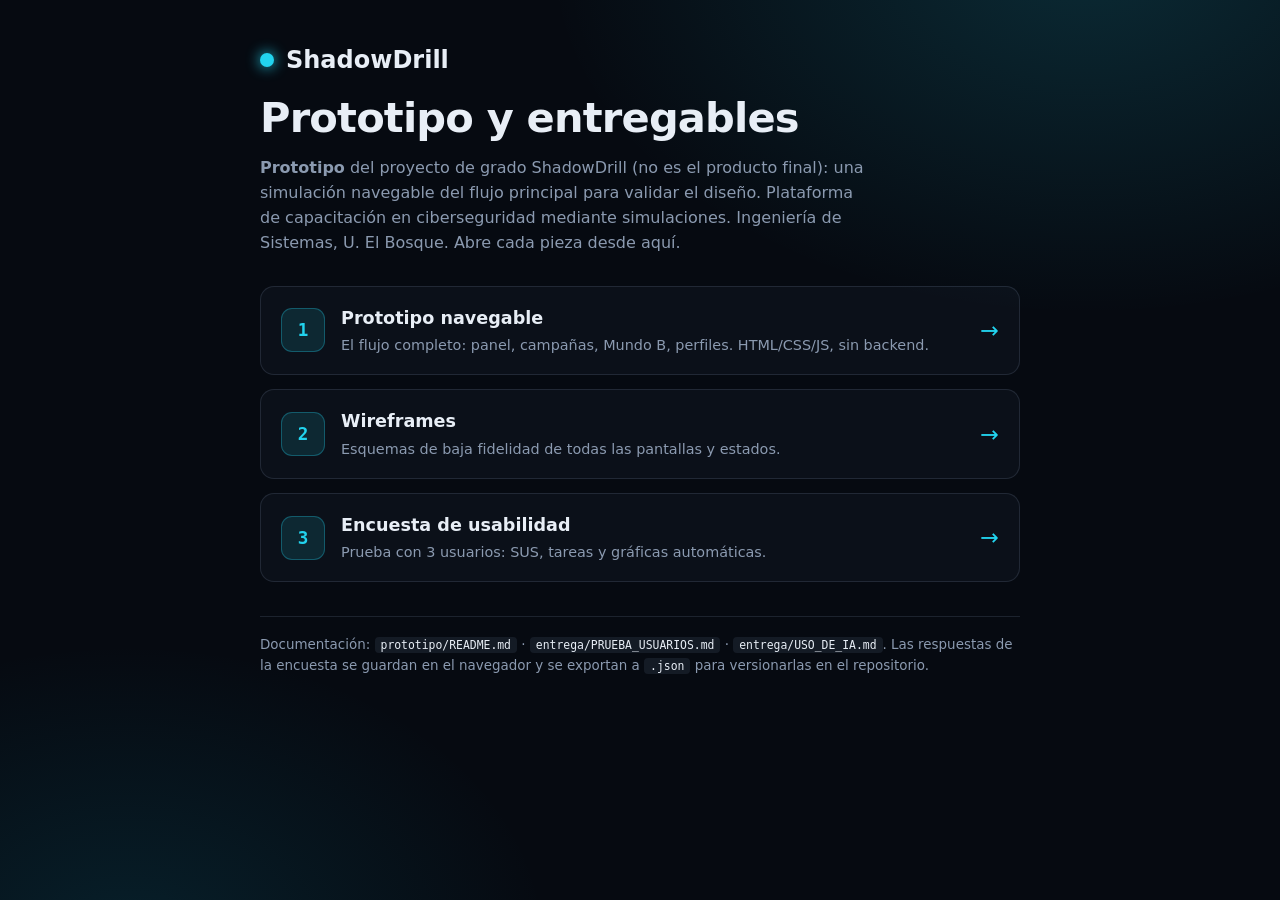
<file: index.html>
<!doctype html>
<html lang="es">
<head>
<meta charset="utf-8">
<meta name="viewport" content="width=device-width, initial-scale=1">
<title>ShadowDrill · Entregables</title>
<style>
  :root { --bg:#060a11; --tinta:#e8eef6; --sub:#8b9ab0; --linea:rgba(186,214,255,.12); --senal:#22d3ee; }
  * { box-sizing:border-box; }
  body { margin:0; min-height:100vh; background:
      radial-gradient(900px 600px at 85% -5%, rgba(34,211,238,.16), transparent 60%),
      radial-gradient(700px 500px at 10% 105%, rgba(14,165,198,.14), transparent 60%), var(--bg);
    color:var(--tinta); font:16px/1.55 system-ui,-apple-system,"Segoe UI",sans-serif; padding:48px 18px 80px; }
  .wrap { max-width:760px; margin:0 auto; }
  .marca { display:flex; align-items:center; gap:12px; margin-bottom:6px; }
  .marca b { font:800 1.5rem/1 "Bricolage Grotesque",system-ui,sans-serif; }
  .dot { width:14px; height:14px; border-radius:50%; background:var(--senal); box-shadow:0 0 14px var(--senal); }
  h1 { font-size:clamp(1.8rem,4vw,2.6rem); letter-spacing:-.02em; margin:14px 0 6px; }
  .lead { color:var(--sub); max-width:60ch; margin:0 0 30px; }
  .cards { display:grid; gap:14px; }
  a.card { display:grid; grid-template-columns:auto 1fr auto; align-items:center; gap:16px; text-decoration:none; color:inherit;
    border:1px solid var(--linea); border-radius:14px; padding:18px 20px; background:rgba(148,178,214,.04); transition:.2s; }
  a.card:hover { border-color:var(--senal); background:rgba(34,211,238,.06); transform:translateY(-2px); }
  .ico { width:44px; height:44px; display:grid; place-items:center; border-radius:11px; background:rgba(34,211,238,.12); border:1px solid rgba(34,211,238,.3); color:var(--senal); font:700 1.1rem ui-monospace,monospace; }
  .card h2 { margin:0 0 2px; font-size:1.1rem; }
  .card p { margin:0; color:var(--sub); font-size:.9rem; }
  .flecha { color:var(--senal); font-size:1.4rem; }
  .pie { margin-top:34px; color:var(--sub); font-size:.84rem; border-top:1px solid var(--linea); padding-top:18px; }
  .pie code { color:var(--tinta); background:rgba(148,178,214,.1); padding:1px 6px; border-radius:4px; font-size:.85em; }
</style>
</head>
<body>
<div class="wrap">
  <div class="marca"><span class="dot"></span><b>ShadowDrill</b></div>
  <h1>Prototipo y entregables</h1>
  <p class="lead"><strong>Prototipo</strong> del proyecto de grado ShadowDrill (no es el producto final): una simulación navegable del flujo principal para validar el diseño. Plataforma de capacitación en ciberseguridad mediante simulaciones. Ingeniería de Sistemas, U. El Bosque. Abre cada pieza desde aquí.</p>

  <div class="cards">
    <a class="card" href="prototipo/v1/index.html">
      <span class="ico">1</span>
      <span><h2>Prototipo navegable</h2><p>El flujo completo: panel, campañas, Mundo B, perfiles. HTML/CSS/JS, sin backend.</p></span>
      <span class="flecha">→</span>
    </a>
    <a class="card" href="prototipo/mockup/wireframes.html">
      <span class="ico">2</span>
      <span><h2>Wireframes</h2><p>Esquemas de baja fidelidad de todas las pantallas y estados.</p></span>
      <span class="flecha">→</span>
    </a>
    <a class="card" href="entrega/encuesta.html">
      <span class="ico">3</span>
      <span><h2>Encuesta de usabilidad</h2><p>Prueba con 3 usuarios: SUS, tareas y gráficas automáticas.</p></span>
      <span class="flecha">→</span>
    </a>
  </div>

  <p class="pie">Documentación: <code>prototipo/README.md</code> · <code>entrega/PRUEBA_USUARIOS.md</code> · <code>entrega/USO_DE_IA.md</code>. Las respuestas de la encuesta se guardan en el navegador y se exportan a <code>.json</code> para versionarlas en el repositorio.</p>
</div>
</body>
</html>
</file>
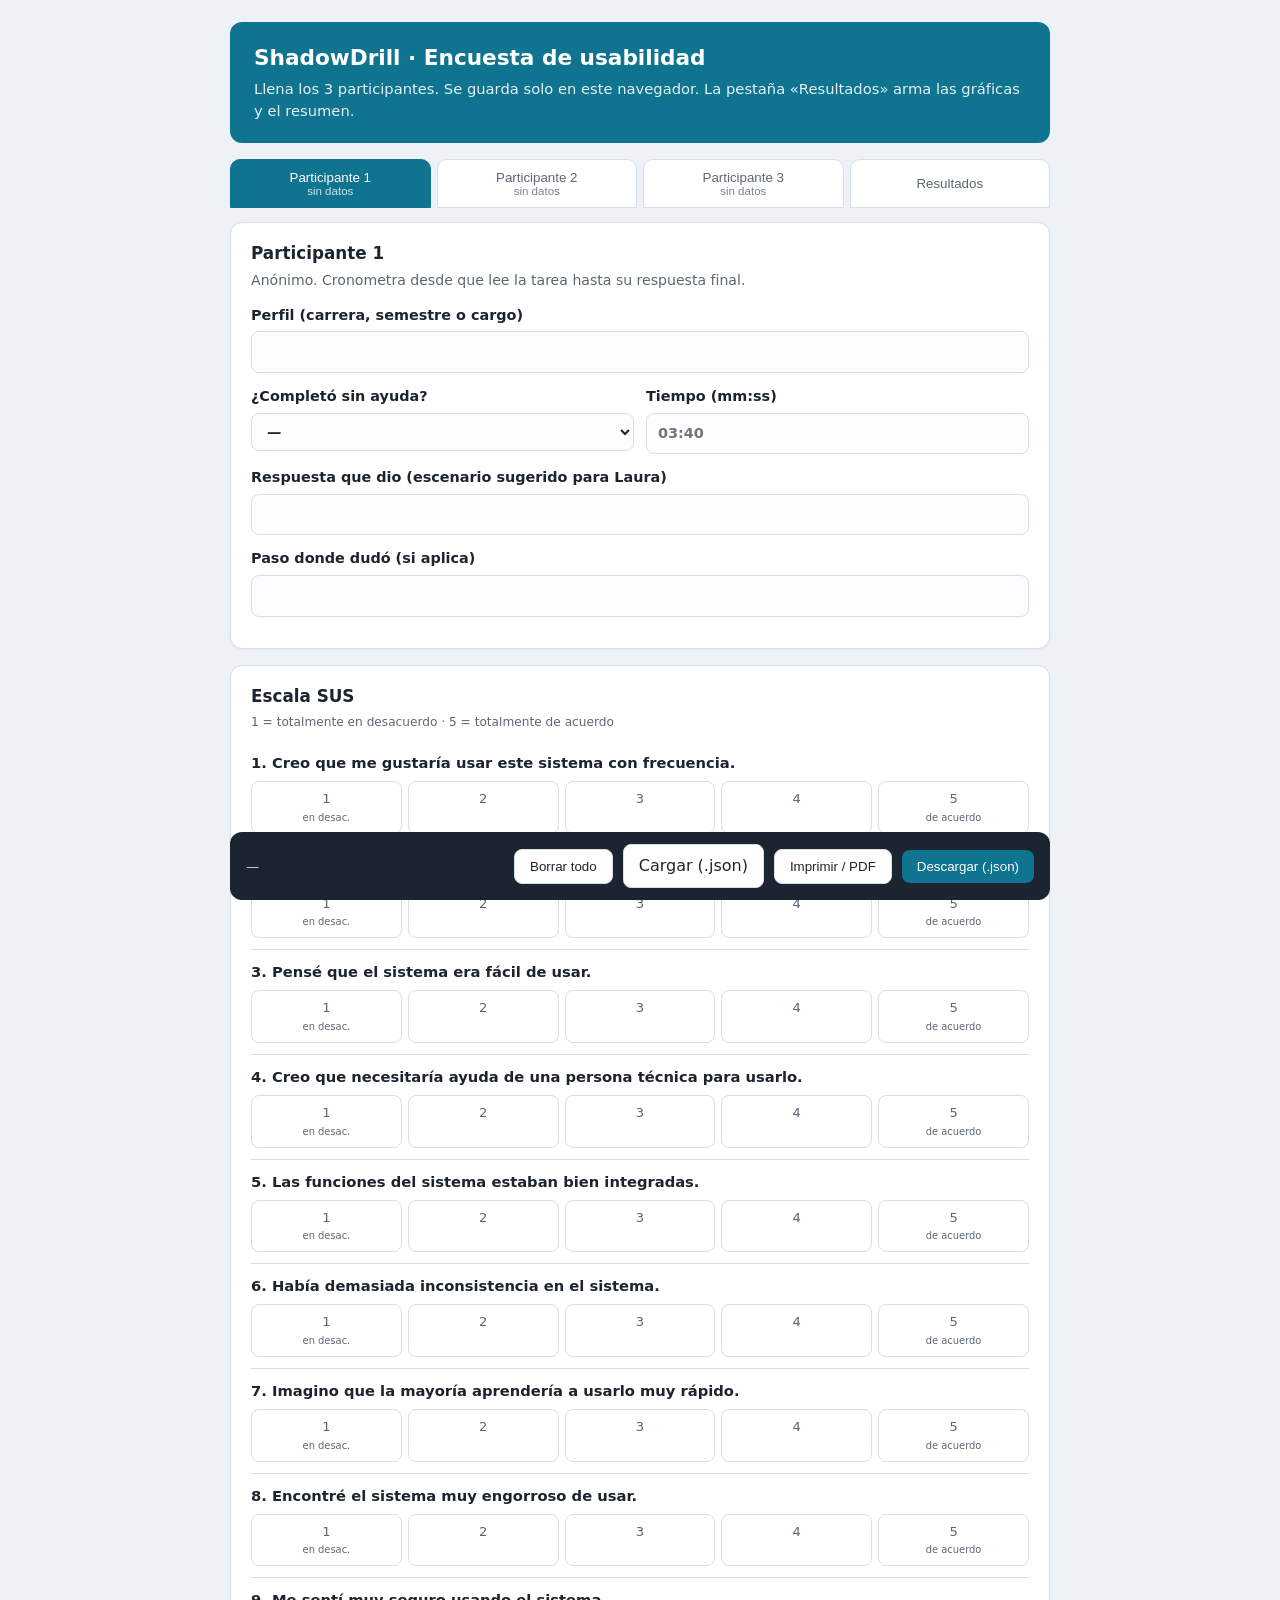
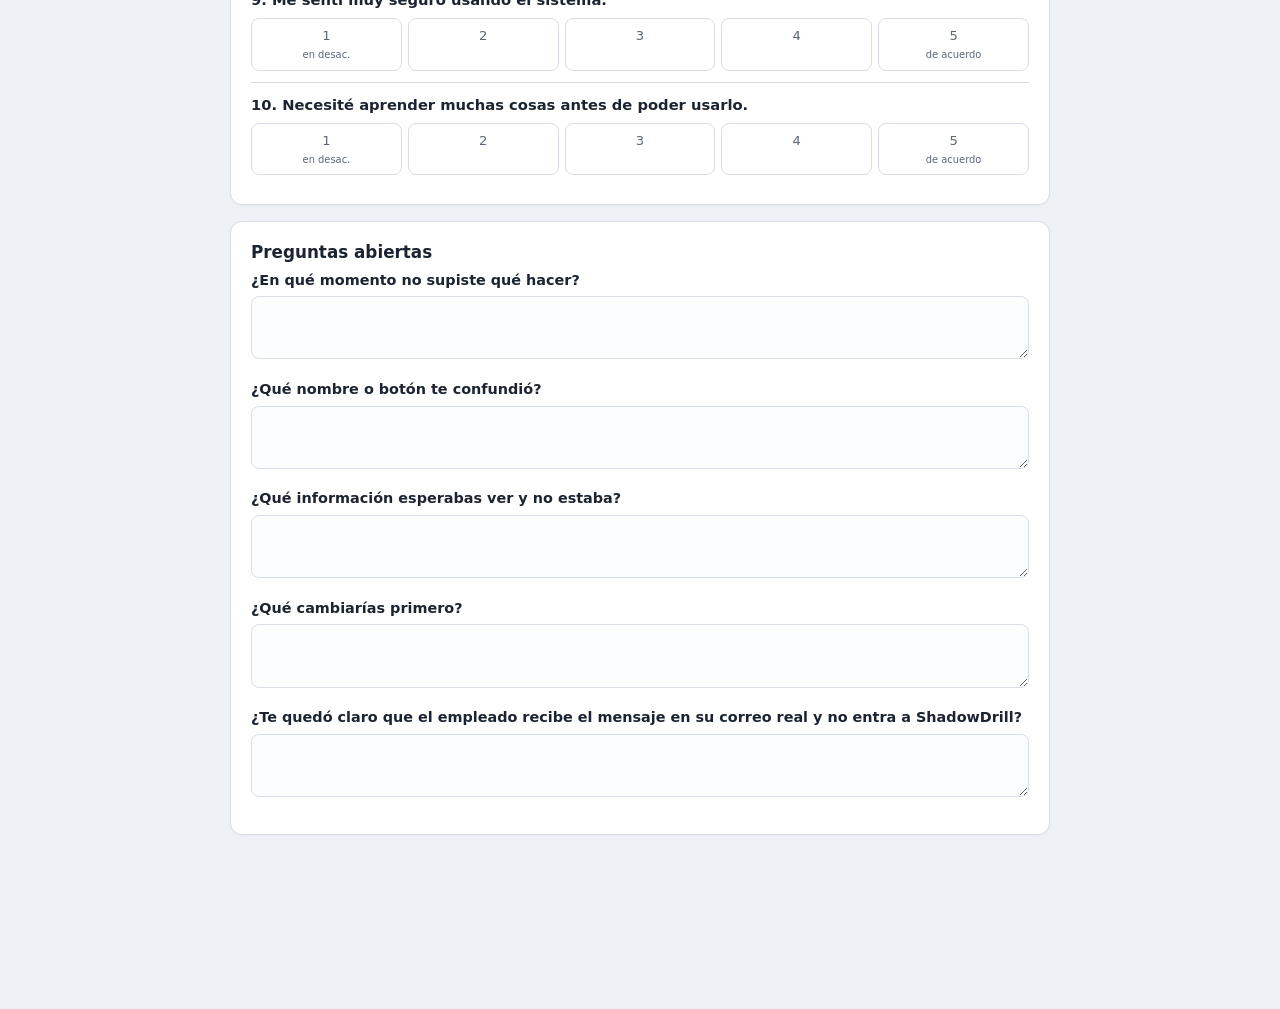
<file: entrega/encuesta.html>
<!doctype html>
<html lang="es">
<head>
<meta charset="utf-8">
<meta name="viewport" content="width=device-width, initial-scale=1">
<title>ShadowDrill · Encuesta de usabilidad (3 usuarios)</title>
<style>
  :root { --tinta:#1b2430; --sub:#5b6676; --linea:#d8dee6; --marca:#0e7490; --marca2:#38bdf8; --ok:#10845a; --mal:#c23b3b; --bg:#eef1f5; }
  * { box-sizing:border-box; }
  body { margin:0; background:var(--bg); color:var(--tinta); font:16px/1.5 system-ui,-apple-system,"Segoe UI",sans-serif; padding:22px 14px 90px; }
  .hoja { max-width:820px; margin:0 auto; }
  header.cab { background:var(--marca); color:#fff; border-radius:12px; padding:20px 24px; margin-bottom:16px; }
  header.cab h1 { margin:0 0 4px; font-size:1.35rem; }
  header.cab p { margin:0; opacity:.9; font-size:.92rem; }
  .tabs { display:flex; gap:6px; margin-bottom:14px; flex-wrap:wrap; }
  .tab { flex:1; min-width:120px; border:1px solid var(--linea); background:#fff; border-radius:10px 10px 0 0; padding:10px; font:600 .9rem inherit; cursor:pointer; color:var(--sub); }
  .tab.activo { background:var(--marca); color:#fff; border-color:var(--marca); }
  .tab small { display:block; font-weight:400; font-size:.72rem; opacity:.8; }
  section { background:#fff; border:1px solid var(--linea); border-radius:12px; padding:18px 20px; box-shadow:0 1px 2px rgba(0,0,0,.04); margin-bottom:16px; }
  section h2 { margin:0 0 4px; font-size:1.05rem; }
  section .ayuda { margin:0 0 14px; color:var(--sub); font-size:.88rem; }
  label.campo { display:block; margin-bottom:13px; font-weight:600; font-size:.9rem; }
  label.campo input, label.campo select, label.campo textarea { width:100%; margin-top:5px; padding:9px 11px; border:1px solid var(--linea); border-radius:8px; font:inherit; color:var(--tinta); background:#fcfdfe; }
  label.campo input:focus, label.campo select:focus, label.campo textarea:focus { outline:none; border-color:var(--marca); box-shadow:0 0 0 3px rgba(14,116,144,.15); }
  textarea { resize:vertical; min-height:54px; }
  .fila { display:grid; grid-template-columns:1fr 1fr; gap:12px; }
  .sus-item { padding:11px 0; border-top:1px solid var(--linea); }
  .sus-item:first-of-type { border-top:0; }
  .sus-item p { margin:0 0 7px; font-weight:600; font-size:.92rem; }
  .escala { display:flex; gap:6px; flex-wrap:wrap; }
  .escala label { flex:1; min-width:48px; text-align:center; border:1px solid var(--linea); border-radius:8px; padding:7px 4px; cursor:pointer; font-size:.82rem; color:var(--sub); }
  .escala input { position:absolute; opacity:0; }
  .escala label:has(input:checked) { background:var(--marca); border-color:var(--marca); color:#fff; }
  .escala small { display:block; font-size:.62rem; margin-top:2px; }
  .leyenda-escala { font-size:.76rem; color:var(--sub); margin:0 0 10px; }
  .panel { display:none; } .panel.activo { display:block; }
  /* resultados */
  .kpis { display:grid; grid-template-columns:repeat(3,1fr); gap:12px; margin-bottom:6px; }
  .kpi { border:1px solid var(--linea); border-radius:10px; padding:14px; text-align:center; }
  .kpi b { display:block; font-size:1.8rem; color:var(--marca); line-height:1.1; }
  .kpi.meta-ok b { color:var(--ok); } .kpi.meta-no b { color:var(--mal); }
  .kpi span { font-size:.78rem; color:var(--sub); }
  .graf { margin-top:14px; }
  .graf h3 { font-size:.92rem; margin:0 0 8px; }
  .bars { display:grid; gap:8px; }
  .bar-row { display:grid; grid-template-columns:120px 1fr 46px; align-items:center; gap:10px; font-size:.84rem; }
  .bar-track { height:18px; background:#eef1f5; border-radius:4px; overflow:hidden; }
  .bar-fill { height:100%; background:var(--marca); border-radius:4px; }
  .bar-row b { text-align:right; font-variant-numeric:tabular-nums; }
  .item-row { grid-template-columns:1fr 90px 36px; }
  .item-row .bar-track { background:#f3d6d6; } .item-row .bar-fill { background:var(--ok); }
  .lista-ab { font-size:.86rem; }
  .lista-ab li { margin-bottom:6px; }
  .lista-ab b { color:var(--sub); font-weight:600; }
  .acc { position:sticky; bottom:0; margin-top:4px; background:var(--tinta); color:#fff; border-radius:12px; padding:12px 16px; display:flex; gap:10px; flex-wrap:wrap; align-items:center; justify-content:flex-end; }
  .acc .estado { margin-right:auto; font-size:.82rem; opacity:.85; }
  .btn { border:0; border-radius:8px; padding:9px 15px; font:600 .9rem inherit; cursor:pointer; }
  .btn-1 { background:var(--marca); color:#fff; } .btn-2 { background:#fff; color:var(--tinta); border:1px solid var(--linea); }
  @media print { body { background:#fff; padding:0; } .tabs,.acc,.btn { display:none; } .panel { display:block !important; } section { break-inside:avoid; box-shadow:none; } .no-print { display:none; } }
</style>
</head>
<body>
<div class="hoja">
  <header class="cab">
    <h1>ShadowDrill · Encuesta de usabilidad</h1>
    <p>Llena los 3 participantes. Se guarda solo en este navegador. La pestaña «Resultados» arma las gráficas y el resumen.</p>
  </header>

  <div class="tabs" id="tabs">
    <button class="tab activo" data-tab="0">Participante 1<small>sin datos</small></button>
    <button class="tab" data-tab="1">Participante 2<small>sin datos</small></button>
    <button class="tab" data-tab="2">Participante 3<small>sin datos</small></button>
    <button class="tab" data-tab="r">Resultados</button>
  </div>

  <form id="participantes"></form>

  <div class="panel" id="panel-r">
    <section>
      <h2>Resumen</h2>
      <p class="ayuda">Se calcula con lo que escribiste. La meta del proyecto es SUS promedio ≥ 70.</p>
      <div class="kpis" id="kpis"></div>
    </section>
    <section>
      <div class="graf"><h3>Puntaje SUS por participante (0–100, meta 70)</h3><div class="bars" id="g-sus"></div></div>
      <div class="graf"><h3>Aporte promedio por pregunta SUS (0–4; barras bajas = puntos débiles)</h3><div class="bars" id="g-items"></div></div>
    </section>
    <section>
      <h2>Dónde dudaron y qué cambiarían</h2>
      <ul class="lista-ab" id="abiertas"></ul>
    </section>
  </div>

  <div class="acc">
    <span class="estado" id="estado">—</span>
    <button type="button" class="btn btn-2" id="limpiar">Borrar todo</button>
    <label class="btn btn-2" style="cursor:pointer">Cargar (.json)<input type="file" id="cargar-json" accept="application/json,.json" hidden></label>
    <button type="button" class="btn btn-2" id="imprimir">Imprimir / PDF</button>
    <button type="button" class="btn btn-1" id="descargar">Descargar (.json)</button>
  </div>
</div>

<script>
  const SUS = [
    'Creo que me gustaría usar este sistema con frecuencia.',
    'Encontré el sistema innecesariamente complejo.',
    'Pensé que el sistema era fácil de usar.',
    'Creo que necesitaría ayuda de una persona técnica para usarlo.',
    'Las funciones del sistema estaban bien integradas.',
    'Había demasiada inconsistencia en el sistema.',
    'Imagino que la mayoría aprendería a usarlo muy rápido.',
    'Encontré el sistema muy engorroso de usar.',
    'Me sentí muy seguro usando el sistema.',
    'Necesité aprender muchas cosas antes de poder usarlo.'
  ];
  const Q = [
    ['q1', '¿En qué momento no supiste qué hacer?'],
    ['q2', '¿Qué nombre o botón te confundió?'],
    ['q3', '¿Qué información esperabas ver y no estaba?'],
    ['q4', '¿Qué cambiarías primero?'],
    ['q5', '¿Te quedó claro que el empleado recibe el mensaje en su correo real y no entra a ShadowDrill?']
  ];
  const CLAVE = 'shadowdrill-encuesta-3';
  const cont = document.getElementById('participantes');

  // --- construir los 3 paneles de participante ---
  for (let p = 0; p < 3; p++) {
    const susHtml = SUS.map((t, i) => {
      const n = i + 1;
      const opts = [1,2,3,4,5].map(v => `<label><input type="radio" name="p${p}_sus${n}" value="${v}"><span>${v}${v===1?'<small>en desac.</small>':v===5?'<small>de acuerdo</small>':''}</span></label>`).join('');
      return `<div class="sus-item"><p>${n}. ${t}</p><div class="escala">${opts}</div></div>`;
    }).join('');
    const abHtml = Q.map(([k, t]) => `<label class="campo">${t}<textarea name="p${p}_${k}"></textarea></label>`).join('');
    cont.insertAdjacentHTML('beforeend', `
      <div class="panel ${p===0?'activo':''}" id="panel-${p}">
        <section>
          <h2>Participante ${p+1}</h2>
          <p class="ayuda">Anónimo. Cronometra desde que lee la tarea hasta su respuesta final.</p>
          <label class="campo">Perfil (carrera, semestre o cargo)<input type="text" name="p${p}_perfil"></label>
          <div class="fila">
            <label class="campo">¿Completó sin ayuda?<select name="p${p}_completo"><option value="">—</option><option>Sí</option><option>No</option></select></label>
            <label class="campo">Tiempo (mm:ss)<input type="text" name="p${p}_tiempo" placeholder="03:40"></label>
          </div>
          <label class="campo">Respuesta que dio (escenario sugerido para Laura)<input type="text" name="p${p}_respuesta"></label>
          <label class="campo">Paso donde dudó (si aplica)<input type="text" name="p${p}_paso"></label>
        </section>
        <section>
          <h2>Escala SUS</h2>
          <p class="leyenda-escala">1 = totalmente en desacuerdo · 5 = totalmente de acuerdo</p>
          ${susHtml}
        </section>
        <section><h2>Preguntas abiertas</h2>${abHtml}</section>
      </div>`);
  }

  const f = document.getElementById('participantes');
  const val = n => (f.elements[n] ? f.elements[n].value : '');
  const susP = p => {
    let s = 0;
    for (let i = 1; i <= 10; i++) {
      const el = f.elements[`p${p}_sus${i}`];
      const v = +(el ? el.value : 0);
      if (!v) return null;
      s += (i % 2 === 1) ? v - 1 : 5 - v;
    }
    return s; // 0..40
  };
  const seg = t => { const m = /^(\d+):(\d{1,2})$/.exec((t||'').trim()); return m ? +m[1]*60 + +m[2] : null; };
  const mmss = s => `${Math.floor(s/60)}:${String(Math.round(s%60)).padStart(2,'0')}`;

  // --- pestañas ---
  document.getElementById('tabs').addEventListener('click', e => {
    const b = e.target.closest('.tab'); if (!b) return;
    document.querySelectorAll('.tab').forEach(x => x.classList.toggle('activo', x === b));
    document.querySelectorAll('.panel').forEach(x => x.classList.remove('activo'));
    document.getElementById('panel-' + b.dataset.tab).classList.add('activo');
    if (b.dataset.tab === 'r') render();
  });

  // --- persistencia ---
  function guardar() {
    const o = {};
    new FormData(f).forEach((v, k) => o[k] = v);
    try { localStorage.setItem(CLAVE, JSON.stringify(o)); } catch(e) {}
    marcarTabs();
    document.getElementById('estado').textContent = 'Guardado ' + new Date().toLocaleTimeString();
  }
  function cargar() {
    let o; try { o = JSON.parse(localStorage.getItem(CLAVE) || 'null'); } catch(e) {}
    if (!o) return;
    for (const k in o) { const el = f.elements[k]; if (!el) continue;
      if (el.length && el[0] && el[0].type === 'radio') { [...el].forEach(r => r.checked = r.value === o[k]); }
      else el.value = o[k];
    }
  }
  function marcarTabs() {
    for (let p = 0; p < 3; p++) {
      const sus = susP(p), comp = val(`p${p}_completo`);
      const t = document.querySelector(`.tab[data-tab="${p}"] small`);
      t.textContent = sus !== null ? `SUS ${Math.round(sus*2.5)}${comp?' · '+comp:''}` : (val(`p${p}_perfil`) ? 'incompleto' : 'sin datos');
    }
  }
  f.addEventListener('input', guardar);
  f.addEventListener('change', guardar);

  // --- resultados ---
  function barra(label, v, max, suf, cls='') {
    const pct = Math.max(0, Math.min(100, v/max*100));
    return `<div class="bar-row ${cls}"><span>${label}</span><div class="bar-track"><div class="bar-fill" style="width:${pct}%"></div></div><b>${suf}</b></div>`;
  }
  function render() {
    const sus = [0,1,2].map(susP);
    const validos = sus.filter(x => x !== null).map(x => x*2.5);
    const prom = validos.length ? Math.round(validos.reduce((a,b)=>a+b,0)/validos.length) : null;
    const comp = [0,1,2].filter(p => val(`p${p}_completo`) === 'Sí').length;
    const compTot = [0,1,2].filter(p => ['Sí','No'].includes(val(`p${p}_completo`))).length;
    const tiempos = [0,1,2].map(p => seg(val(`p${p}_tiempo`))).filter(x => x !== null);
    const tProm = tiempos.length ? mmss(tiempos.reduce((a,b)=>a+b,0)/tiempos.length) : '—';

    document.getElementById('kpis').innerHTML =
      `<div class="kpi ${prom===null?'':prom>=70?'meta-ok':'meta-no'}"><b>${prom===null?'—':prom}</b><span>SUS promedio${prom===null?'':prom>=70?' · cumple ≥70':' · bajo 70'}</span></div>
       <div class="kpi"><b>${comp}/${compTot||3}</b><span>completaron sin ayuda</span></div>
       <div class="kpi"><b>${tProm}</b><span>tiempo promedio</span></div>`;

    document.getElementById('g-sus').innerHTML = [0,1,2].map(p => {
      const s = susP(p); const nom = val(`p${p}_perfil`) || ('Participante '+(p+1));
      return barra(nom.slice(0,16), s===null?0:s*2.5, 100, s===null?'—':Math.round(s*2.5));
    }).join('') + `<div class="bar-row"><span style="color:var(--mal);font-size:.78rem">Meta</span><div class="bar-track" style="background:none"><div style="width:70%;border-right:2px dashed var(--mal);height:18px"></div></div><b>70</b></div>`;

    // aporte promedio por pregunta (0..4). impares v-1, pares 5-v.
    document.getElementById('g-items').innerHTML = SUS.map((t, i) => {
      const n = i+1; const aportes = [0,1,2].map(p => { const v=+(f.elements[`p${p}_sus${n}`]?.value||0); return v?(n%2===1?v-1:5-v):null; }).filter(x=>x!==null);
      const m = aportes.length ? aportes.reduce((a,b)=>a+b,0)/aportes.length : 0;
      return barra(`${n}. ${t.slice(0,34)}…`, m, 4, m?m.toFixed(1):'—', 'item-row');
    }).join('');

    const ab = Q.map(([k,t]) => {
      const r = [0,1,2].map(p => val(`p${p}_${k}`).trim()).filter(Boolean);
      return r.length ? `<li><b>${t}</b><ul>${r.map(x=>`<li>${x}</li>`).join('')}</ul></li>` : '';
    }).join('');
    document.getElementById('abiertas').innerHTML = ab || '<li class="ayuda">Aún no hay respuestas abiertas.</li>';
  }

  document.getElementById('descargar').addEventListener('click', () => {
    const data = { participantes: [0,1,2].map(p => {
      const o = { perfil: val(`p${p}_perfil`), completo: val(`p${p}_completo`), tiempo: val(`p${p}_tiempo`), respuesta: val(`p${p}_respuesta`), paso: val(`p${p}_paso`), sus: susP(p)!==null?susP(p)*2.5:null };
      for (let i=1;i<=10;i++) o['sus'+i] = +(f.elements[`p${p}_sus${i}`]?.value||0) || null;
      Q.forEach(([k])=>o[k]=val(`p${p}_${k}`));
      return o;
    }), fecha: new Date().toISOString() };
    const a = document.createElement('a');
    a.href = URL.createObjectURL(new Blob([JSON.stringify(data,null,2)], {type:'application/json'}));
    a.download = 'encuesta-shadowdrill-3usuarios.json'; a.click();
  });
  // Cargar un respuestas.json (el que produce «Descargar») de vuelta al formulario.
  function importar(data) {
    const ps = data && data.participantes;
    if (!Array.isArray(ps)) { alert('El archivo no tiene el formato esperado (participantes[]).'); return; }
    const set = (n, v) => { const el = f.elements[n]; if (!el || v == null || v === '') return;
      if (el.length && el[0] && el[0].type === 'radio') [...el].forEach(r => r.checked = String(r.value) === String(v)); else el.value = v; };
    ps.slice(0, 3).forEach((o, p) => {
      ['perfil','completo','tiempo','respuesta','paso'].forEach(k => set(`p${p}_${k}`, o[k]));
      for (let i = 1; i <= 10; i++) set(`p${p}_sus${i}`, o['sus' + i]);
      Q.forEach(([k]) => set(`p${p}_${k}`, o[k]));
    });
    guardar(); render();
    document.querySelector('.tab[data-tab="r"]').click();
  }
  document.getElementById('cargar-json').addEventListener('change', e => {
    const file = e.target.files[0]; if (!file) return;
    const r = new FileReader();
    r.onload = () => { try { importar(JSON.parse(r.result)); } catch (err) { alert('No se pudo leer el JSON: ' + err.message); } };
    r.readAsText(file); e.target.value = '';
  });
  document.getElementById('imprimir').addEventListener('click', () => { render(); window.print(); });
  document.getElementById('limpiar').addEventListener('click', () => {
    if (!confirm('¿Borrar las respuestas de los 3 participantes?')) return;
    try { localStorage.removeItem(CLAVE); } catch(e) {}
    f.reset(); marcarTabs(); document.getElementById('estado').textContent = 'Borrado';
  });

  cargar(); marcarTabs();
</script>
</body>
</html>
</file>
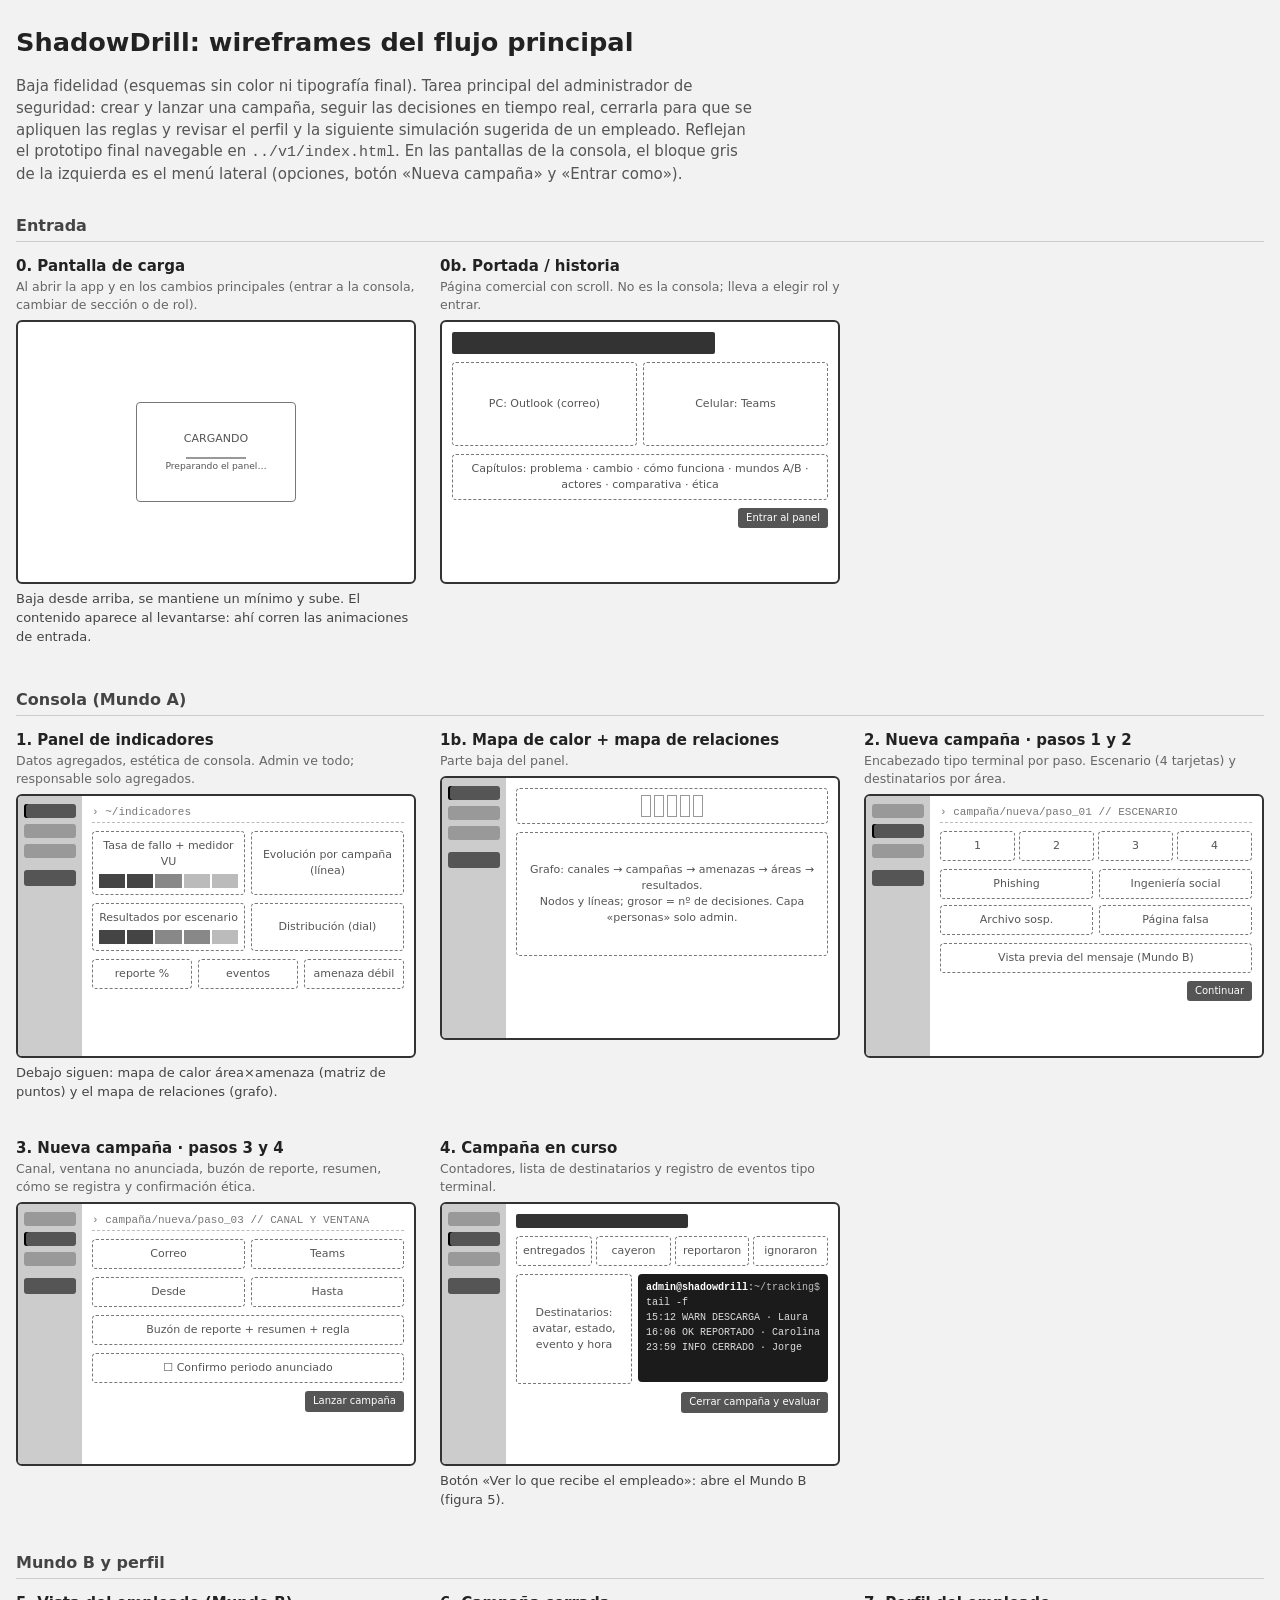
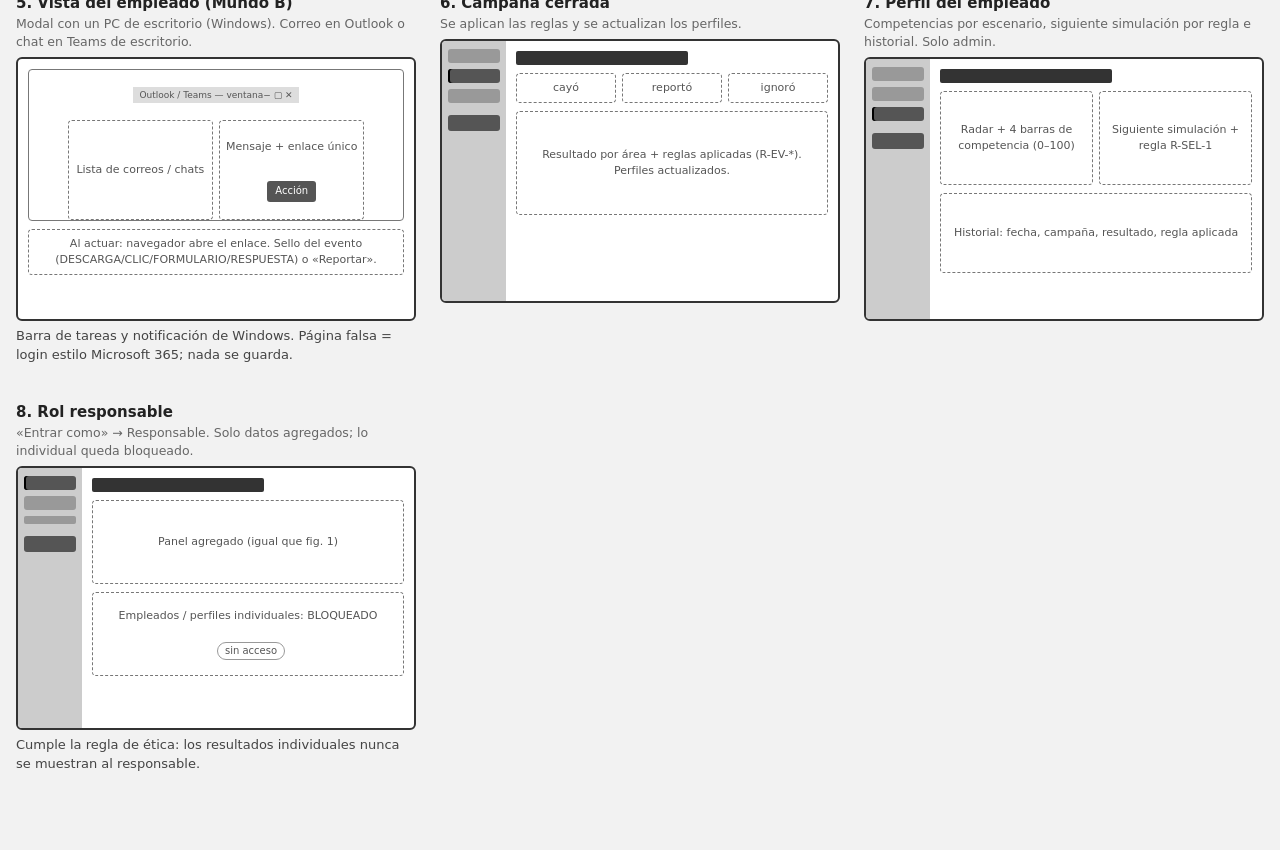
<file: prototipo/mockup/wireframes.html>
<!doctype html>
<html lang="es">
<head>
<meta charset="utf-8">
<meta name="viewport" content="width=device-width, initial-scale=1">
<title>ShadowDrill wireframes</title>
<style>
  body { margin: 0; padding: 24px 16px 64px; background: #f2f2f2; color: #222; font: 15px/1.45 system-ui, sans-serif; }
  h1 { font-size: 1.6rem; margin: 0 0 4px; }
  .intro { max-width: 78ch; color: #555; margin-bottom: 24px; }
  h2 { font-size: 1rem; color: #444; border-bottom: 1px solid #ccc; padding-bottom: 4px; margin: 28px 0 14px; }
  .flujo { display: grid; grid-template-columns: repeat(auto-fill, minmax(340px, 1fr)); gap: 24px; }
  figure { margin: 0; }
  figcaption { font-weight: 700; margin-bottom: 6px; }
  figcaption small { display: block; font-weight: 400; color: #666; }
  .pantalla { background: #fff; border: 2px solid #333; border-radius: 6px; height: 260px; display: grid; grid-template-columns: 64px 1fr; overflow: hidden; }
  .pantalla.plano { grid-template-columns: 1fr; }
  .lado { background: #ccc; padding: 8px 6px; display: grid; align-content: start; gap: 6px; }
  .lado i, .c i { display: block; height: 8px; background: #999; border-radius: 2px; }
  .lado i.chip { height: 14px; border-radius: 3px; }
  .lado i.on { background: #555; box-shadow: inset 2px 0 0 #000; }
  .lado b { display: block; height: 16px; background: #555; border-radius: 3px; margin-top: 6px; }
  .c { padding: 10px; display: grid; gap: 8px; align-content: start; }
  .t { height: 14px; width: 55%; background: #333; border-radius: 2px; }
  .ruta { font: 11px ui-monospace, monospace; color: #777; border-bottom: 1px dashed #bbb; padding-bottom: 4px; }
  .caja { border: 1.5px dashed #777; border-radius: 4px; padding: 6px; font-size: 11px; color: #555; display: grid; place-items: center; text-align: center; }
  .caja.solida { border-style: solid; }
  .g2 { display: grid; grid-template-columns: 1fr 1fr; gap: 6px; }
  .g3 { display: grid; grid-template-columns: repeat(3, 1fr); gap: 6px; }
  .g4 { display: grid; grid-template-columns: repeat(4, 1fr); gap: 4px; }
  .calor { display: grid; grid-template-columns: repeat(5, 1fr); gap: 3px; }
  .calor span { height: 16px; border: 1px solid #999; display: grid; grid-template-columns: repeat(5, 1fr); gap: 1px; padding: 2px; }
  .calor span u { background: #bbb; }
  .calor span:nth-child(3n) u { background: #555; }
  .led { display: flex; gap: 2px; height: 14px; }
  .led s { flex: 1; background: #bbb; }
  .led s.a { background: #444; } .led s.b { background: #888; }
  .btn { justify-self: end; background: #555; color: #fff; font-size: 10px; padding: 3px 8px; border-radius: 3px; }
  .term { background: #1b1b1b; color: #ddd; border-radius: 4px; padding: 6px 8px; font: 10px/1.5 ui-monospace, monospace; }
  .term b { color: #fff; } .term .w { color: #bbb; }
  .nota { font-size: 13px; color: #444; margin-top: 6px; }
  .estado { display: inline-block; font-size: 10px; border: 1px solid #999; border-radius: 99px; padding: 1px 7px; color: #555; margin-left: 6px; vertical-align: middle; }
</style>
</head>
<body>
<h1>ShadowDrill: wireframes del flujo principal</h1>
<p class="intro">Baja fidelidad (esquemas sin color ni tipografía final). Tarea principal del administrador de seguridad: crear y lanzar una campaña, seguir las decisiones en tiempo real, cerrarla para que se apliquen las reglas y revisar el perfil y la siguiente simulación sugerida de un empleado. Reflejan el prototipo final navegable en <code>../v1/index.html</code>. En las pantallas de la consola, el bloque gris de la izquierda es el menú lateral (opciones, botón «Nueva campaña» y «Entrar como»).</p>

<h2>Entrada</h2>
<div class="flujo">
  <figure>
    <figcaption>0. Pantalla de carga<small>Al abrir la app y en los cambios principales (entrar a la consola, cambiar de sección o de rol).</small></figcaption>
    <div class="pantalla plano"><div class="c" style="place-content:center;text-align:center">
      <div class="caja solida" style="padding:28px">CARGANDO<div style="height:2px;width:60%;background:#999;margin:10px auto 0"></div><small>Preparando el panel…</small></div></div></div>
    <p class="nota">Baja desde arriba, se mantiene un mínimo y sube. El contenido aparece al levantarse: ahí corren las animaciones de entrada.</p>
  </figure>

  <figure>
    <figcaption>0b. Portada / historia<small>Página comercial con scroll. No es la consola; lleva a elegir rol y entrar.</small></figcaption>
    <div class="pantalla plano"><div class="c">
      <div class="t" style="width:70%;height:22px"></div>
      <div class="g2"><div class="caja" style="height:70px">PC: Outlook (correo)</div><div class="caja" style="height:70px">Celular: Teams</div></div>
      <div class="caja">Capítulos: problema · cambio · cómo funciona · mundos A/B · actores · comparativa · ética</div>
      <span class="btn">Entrar al panel</span></div></div>
  </figure>
</div>

<h2>Consola (Mundo A)</h2>
<div class="flujo">
  <figure>
    <figcaption>1. Panel de indicadores<small>Datos agregados, estética de consola. Admin ve todo; responsable solo agregados.</small></figcaption>
    <div class="pantalla"><div class="lado"><i class="chip on"></i><i class="chip"></i><i class="chip"></i><b></b></div>
      <div class="c"><div class="ruta">&rsaquo; ~/indicadores</div>
        <div class="g2"><div class="caja">Tasa de fallo + medidor VU<div class="led" style="width:100%;margin-top:4px"><s class="a"></s><s class="a"></s><s class="b"></s><s></s><s></s></div></div><div class="caja">Evolución por campaña (línea)</div></div>
        <div class="g2"><div class="caja">Resultados por escenario<div class="led" style="width:100%;margin-top:4px"><s class="a"></s><s class="a"></s><s class="b"></s><s class="b"></s><s></s></div></div><div class="caja">Distribución (dial)</div></div>
        <div class="g3"><div class="caja">reporte %</div><div class="caja">eventos</div><div class="caja">amenaza débil</div></div></div></div>
    <p class="nota">Debajo siguen: mapa de calor área×amenaza (matriz de puntos) y el mapa de relaciones (grafo).</p>
  </figure>

  <figure>
    <figcaption>1b. Mapa de calor + mapa de relaciones<small>Parte baja del panel.</small></figcaption>
    <div class="pantalla"><div class="lado"><i class="chip on"></i><i class="chip"></i><i class="chip"></i><b></b></div>
      <div class="c"><div class="caja"><div class="calor"><span><u></u><u></u><u></u><u></u><u></u></span><span><u></u><u></u><u></u><u></u><u></u></span><span><u></u><u></u><u></u><u></u><u></u></span><span><u></u><u></u><u></u><u></u><u></u></span><span><u></u><u></u><u></u><u></u><u></u></span></div></div>
        <div class="caja" style="height:110px">Grafo: canales → campañas → amenazas → áreas → resultados.<br>Nodos y líneas; grosor = nº de decisiones. Capa «personas» solo admin.</div></div></div>
  </figure>

  <figure>
    <figcaption>2. Nueva campaña · pasos 1 y 2<small>Encabezado tipo terminal por paso. Escenario (4 tarjetas) y destinatarios por área.</small></figcaption>
    <div class="pantalla"><div class="lado"><i class="chip"></i><i class="chip on"></i><i class="chip"></i><b></b></div>
      <div class="c"><div class="ruta">&rsaquo; campaña/nueva/paso_01 // ESCENARIO</div>
        <div class="g4"><div class="caja">1</div><div class="caja">2</div><div class="caja">3</div><div class="caja">4</div></div>
        <div class="g2"><div class="caja">Phishing</div><div class="caja">Ingeniería social</div><div class="caja">Archivo sosp.</div><div class="caja">Página falsa</div></div>
        <div class="caja">Vista previa del mensaje (Mundo B)</div><span class="btn">Continuar</span></div></div>
  </figure>

  <figure>
    <figcaption>3. Nueva campaña · pasos 3 y 4<small>Canal, ventana no anunciada, buzón de reporte, resumen, cómo se registra y confirmación ética.</small></figcaption>
    <div class="pantalla"><div class="lado"><i class="chip"></i><i class="chip on"></i><i class="chip"></i><b></b></div>
      <div class="c"><div class="ruta">&rsaquo; campaña/nueva/paso_03 // CANAL Y VENTANA</div>
        <div class="g2"><div class="caja">Correo</div><div class="caja">Teams</div></div>
        <div class="g2"><div class="caja">Desde</div><div class="caja">Hasta</div></div>
        <div class="caja">Buzón de reporte + resumen + regla</div><div class="caja">☐ Confirmo periodo anunciado</div><span class="btn">Lanzar campaña</span></div></div>
  </figure>

  <figure>
    <figcaption>4. Campaña en curso<small>Contadores, lista de destinatarios y registro de eventos tipo terminal.</small></figcaption>
    <div class="pantalla"><div class="lado"><i class="chip"></i><i class="chip on"></i><i class="chip"></i><b></b></div>
      <div class="c"><div class="t"></div>
        <div class="g4"><div class="caja">entregados</div><div class="caja">cayeron</div><div class="caja">reportaron</div><div class="caja">ignoraron</div></div>
        <div class="g2"><div class="caja" style="height:96px">Destinatarios: avatar, estado, evento y hora</div>
          <div class="term" style="height:96px"><b>admin@shadowdrill</b>:<span class="w">~/tracking$</span> tail -f<br>15:12 WARN DESCARGA · Laura<br>16:06 OK REPORTADO · Carolina<br>23:59 INFO CERRADO · Jorge</div></div>
        <span class="btn">Cerrar campaña y evaluar</span></div></div>
    <p class="nota">Botón «Ver lo que recibe el empleado»: abre el Mundo B (figura 5).</p>
  </figure>
</div>

<h2>Mundo B y perfil</h2>
<div class="flujo">
  <figure>
    <figcaption>5. Vista del empleado (Mundo B)<small>Modal con un PC de escritorio (Windows). Correo en Outlook o chat en Teams de escritorio.</small></figcaption>
    <div class="pantalla plano"><div class="c">
      <div class="caja solida" style="height:150px;padding:0;overflow:hidden">
        <div style="background:#ddd;height:16px;display:grid;grid-template-columns:1fr auto;align-items:center;padding:0 6px;font-size:9px">Outlook / Teams — ventana<span>− ▢ ✕</span></div>
        <div class="g2" style="height:100%;padding:6px"><div class="caja">Lista de correos / chats</div><div class="caja">Mensaje + enlace único<br><span class="btn" style="justify-self:center;margin-top:4px">Acción</span></div></div></div>
      <div class="caja">Al actuar: navegador abre el enlace. Sello del evento (DESCARGA/CLIC/FORMULARIO/RESPUESTA) o «Reportar».</div></div></div>
    <p class="nota">Barra de tareas y notificación de Windows. Página falsa = login estilo Microsoft 365; nada se guarda.</p>
  </figure>

  <figure>
    <figcaption>6. Campaña cerrada<small>Se aplican las reglas y se actualizan los perfiles.</small></figcaption>
    <div class="pantalla"><div class="lado"><i class="chip"></i><i class="chip on"></i><i class="chip"></i><b></b></div>
      <div class="c"><div class="t"></div>
        <div class="g3"><div class="caja">cayó</div><div class="caja">reportó</div><div class="caja">ignoró</div></div>
        <div class="caja" style="height:90px">Resultado por área + reglas aplicadas (R-EV-*). Perfiles actualizados.</div></div></div>
  </figure>

  <figure>
    <figcaption>7. Perfil del empleado<small>Competencias por escenario, siguiente simulación por regla e historial. Solo admin.</small></figcaption>
    <div class="pantalla"><div class="lado"><i class="chip"></i><i class="chip"></i><i class="chip on"></i><b></b></div>
      <div class="c"><div class="t"></div>
        <div class="g2"><div class="caja" style="height:80px">Radar + 4 barras de competencia (0–100)</div><div class="caja" style="height:80px">Siguiente simulación + regla R-SEL-1</div></div>
        <div class="caja" style="height:66px">Historial: fecha, campaña, resultado, regla aplicada</div></div></div>
  </figure>

  <figure>
    <figcaption>8. Rol responsable<small>«Entrar como» → Responsable. Solo datos agregados; lo individual queda bloqueado.</small></figcaption>
    <div class="pantalla"><div class="lado"><i class="chip on"></i><i class="chip"></i><i></i><b></b></div>
      <div class="c"><div class="t"></div>
        <div class="caja" style="height:70px">Panel agregado (igual que fig. 1)</div>
        <div class="caja" style="height:70px">Empleados / perfiles individuales: BLOQUEADO <span class="estado">sin acceso</span></div></div></div>
    <p class="nota">Cumple la regla de ética: los resultados individuales nunca se muestran al responsable.</p>
  </figure>
</div>
</body>
</html>
</file>
